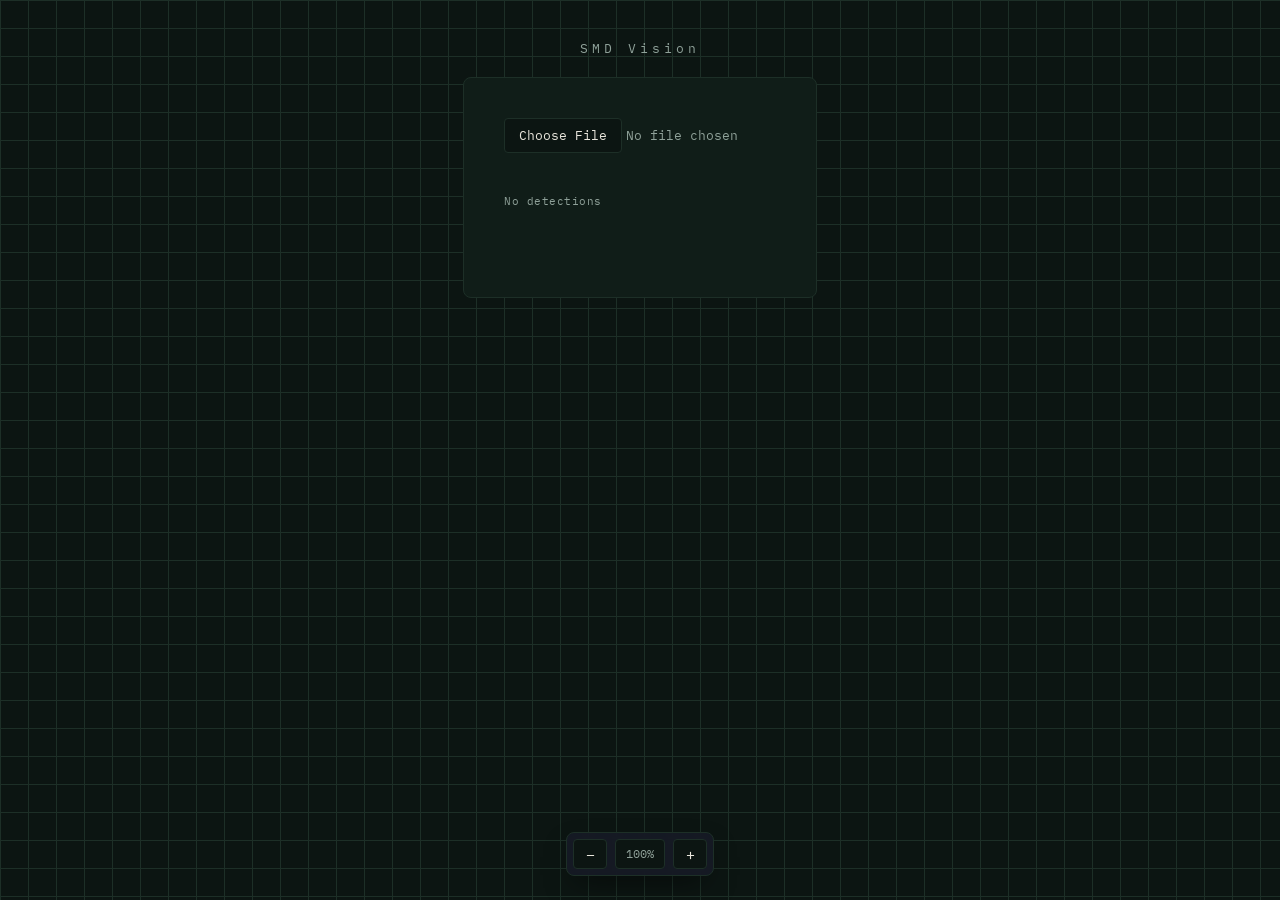
<file: static/index.html>
<!DOCTYPE html>
<html>
<head>
<link rel="preconnect" href="https://fonts.googleapis.com">
<link href="https://fonts.googleapis.com/css2?family=IBM+Plex+Mono:wght@400;500;600&display=swap" rel="stylesheet">
<link rel="stylesheet" href="/static/style.css">
<link rel="icon" type="image/x-icon" href="/static/icon.png">
<meta name="viewport" content="width=device-width, initial-scale=1">
<title>SMD Vision</title>
</head>
<body>
<div class="wrapper">
    <div class="title">SMD Vision</div>

    <div class="panel">
        <input type="file" id="imageInput" accept="image/*">

        <div class="image-container">
            <img id="mainImage" hidden>
            <!-- .square boxes are injected here by renderDetections() in java.js -->
        </div>

        <div id="detections-bar">No detections</div>
        <div id="detection-message" class="det-message" aria-live="polite"></div>

    </div>
</div>
<script src="/static/java.js"></script>
</body>
</html> 


<!--partea de culoare va fi asa: verde= (var-0.5)*2*255; red= (1-var)*2*255; daca var>0.5=>verde=255; var<0.5==>red=255
coord=50, 100,200,250*/
/*54+-8.5/2   34+-8.3-->
</file>
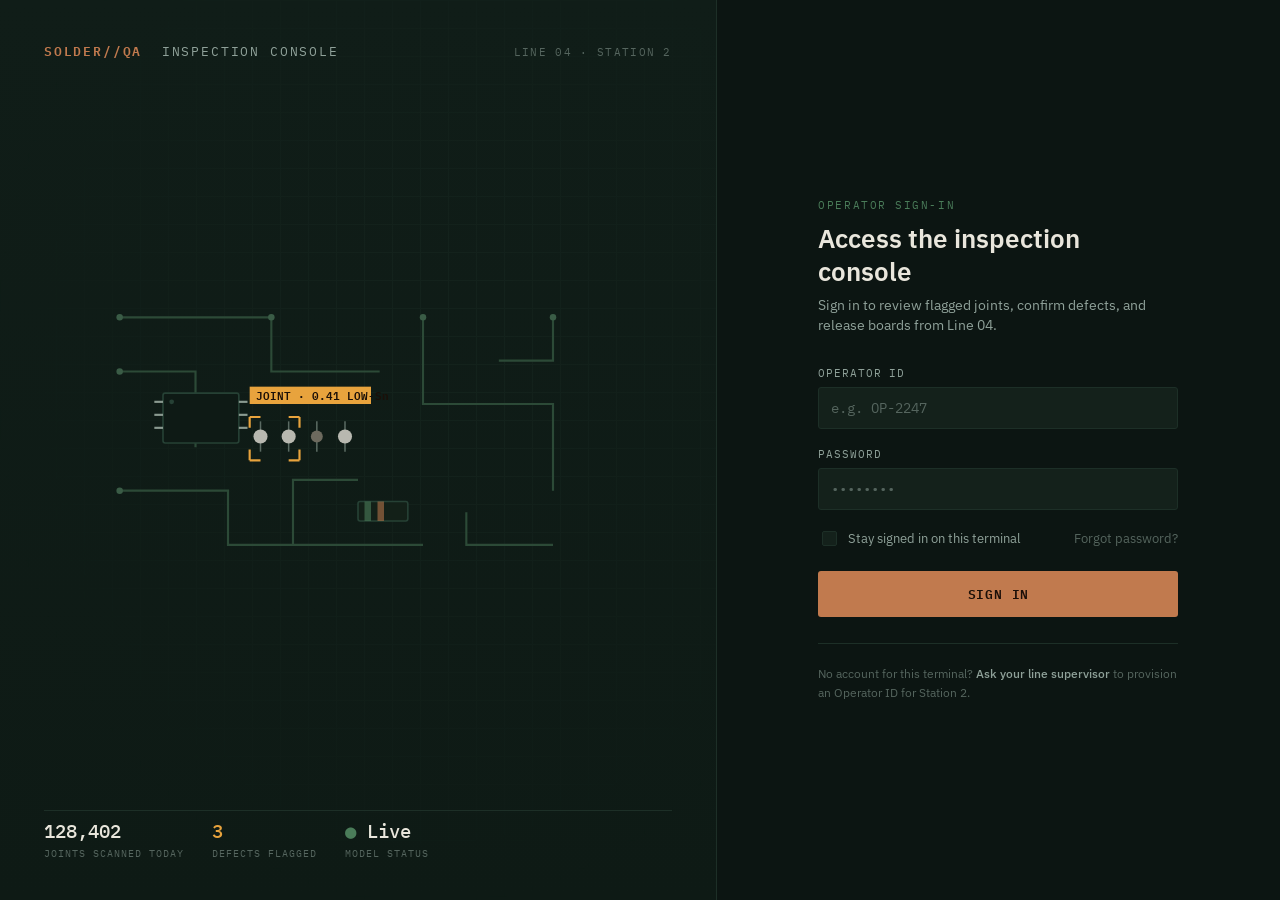
<file: app/templates/login.html>
<!DOCTYPE html>
<html lang="en">
<head>
<meta charset="UTF-8">
<meta name="viewport" content="width=device-width, initial-scale=1.0">
<title>Sign in — Inspection Console</title>
<link rel="preconnect" href="https://fonts.googleapis.com">
<link href="https://fonts.googleapis.com/css2?family=IBM+Plex+Mono:wght@400;500;600&family=IBM+Plex+Sans:wght@400;500;600&display=swap" rel="stylesheet">
<style>
  :root{
    --bg:            #0c1512;
    --panel:         #101d18;
    --panel-line:    #1d2f27;
    --card:          #14211b;
    --copper:        #c17a4e;
    --copper-dim:    #8a5636;
    --moss:          #4a7c59;
    --moss-dim:      #2c4a37;
    --amber:         #e8a33d;
    --ink:           #e9e6dc;
    --ink-dim:       #8fa199;
    --ink-faint:     #55655e;
    --danger:        #cf5a4a;
    --radius:        3px;
    --mono: 'IBM Plex Mono', ui-monospace, monospace;
    --sans: 'IBM Plex Sans', system-ui, sans-serif;
  }

  *{ box-sizing:border-box; }
  html,body{ height:100%; }
  body{
    margin:0;
    background:var(--bg);
    color:var(--ink);
    font-family:var(--sans);
    display:flex;
    min-height:100vh;
  }

  a{ color:inherit; }

  /* ---------- layout ---------- */
  .wrap{
    display:flex;
    width:100%;
    min-height:100vh;
  }

  .stage{
    position:relative;
    flex:1 1 56%;
    background:
      linear-gradient(180deg, var(--panel) 0%, #0e1a15 100%);
    border-right:1px solid var(--panel-line);
    padding:40px 44px;
    display:flex;
    flex-direction:column;
    overflow:hidden;
  }

  .stage::before{
    /* faint trace grid, grounds it in PCB material rather than generic grid */
    content:"";
    position:absolute;
    inset:0;
    background-image:
      linear-gradient(var(--panel-line) 1px, transparent 1px),
      linear-gradient(90deg, var(--panel-line) 1px, transparent 1px);
    background-size: 28px 28px;
    opacity:0.35;
    mask-image: radial-gradient(ellipse at 60% 40%, black 10%, transparent 72%);
    -webkit-mask-image: radial-gradient(ellipse at 60% 40%, black 10%, transparent 72%);
  }

  .stage-head{
    position:relative;
    display:flex;
    align-items:baseline;
    justify-content:space-between;
    font-family:var(--mono);
    z-index:2;
  }
  .stage-head .brand{
    font-size:13px;
    letter-spacing:0.14em;
    color:var(--ink-dim);
    text-transform:uppercase;
  }
  .stage-head .brand b{ color:var(--copper); font-weight:600; }
  .stage-head .station{
    font-size:11px;
    letter-spacing:0.12em;
    color:var(--ink-faint);
    text-transform:uppercase;
  }

  .scene{
    position:relative;
    flex:1;
    display:flex;
    align-items:center;
    justify-content:center;
    z-index:2;
  }
  .scene svg{ width:100%; max-width:520px; height:auto; }

  .stage-foot{
    position:relative;
    z-index:2;
    display:flex;
    gap:28px;
    font-family:var(--mono);
    padding-top:8px;
    border-top:1px solid var(--panel-line);
  }
  .metric{ display:flex; flex-direction:column; gap:4px; }
  .metric .num{ font-size:19px; color:var(--ink); font-weight:500; }
  .metric .num.flag{ color:var(--amber); }
  .metric .lbl{ font-size:10px; letter-spacing:0.1em; color:var(--ink-faint); text-transform:uppercase; }

  /* ---------- form side ---------- */
  .panel{
    flex:1 1 44%;
    display:flex;
    align-items:center;
    justify-content:center;
    padding:40px;
  }

  .card{ width:100%; max-width:360px; }

  .card .eyebrow{
    font-family:var(--mono);
    font-size:11px;
    letter-spacing:0.14em;
    text-transform:uppercase;
    color:var(--moss);
    margin:0 0 10px;
  }

  .card h1{
    font-family:var(--sans);
    font-size:26px;
    font-weight:600;
    line-height:1.25;
    margin:0 0 8px;
    color:var(--ink);
  }

  .card .sub{
    font-size:13.5px;
    color:var(--ink-dim);
    margin:0 0 30px;
    line-height:1.5;
  }

  form{ display:flex; flex-direction:column; gap:18px; }

  .field{ display:flex; flex-direction:column; gap:7px; }
  .field label{
    font-family:var(--mono);
    font-size:11px;
    letter-spacing:0.08em;
    text-transform:uppercase;
    color:var(--ink-dim);
  }
  .field input{
    background:var(--card);
    border:1px solid var(--panel-line);
    border-radius:var(--radius);
    padding:11px 12px;
    font-family:var(--mono);
    font-size:14px;
    color:var(--ink);
    outline:none;
    transition:border-color .15s ease, box-shadow .15s ease;
  }
  .field input::placeholder{ color:var(--ink-faint); }
  .field input:focus-visible{
    border-color:var(--copper);
    box-shadow:0 0 0 3px rgba(193,122,78,0.18);
  }
  .field input:hover{ border-color:#2a3d34; }

  .row-between{
    display:flex;
    align-items:center;
    justify-content:space-between;
    font-size:12.5px;
  }
  .check{
    display:flex; align-items:center; gap:8px;
    color:var(--ink-dim);
    cursor:pointer;
    user-select:none;
  }
  .check input{
    appearance:none; -webkit-appearance:none;
    width:15px; height:15px;
    border:1px solid var(--panel-line);
    border-radius:2px;
    background:var(--card);
    display:grid; place-content:center;
    cursor:pointer;
  }
  .check input:checked{ border-color:var(--moss); }
  .check input:checked::after{
    content:"";
    width:8px; height:8px;
    background:var(--moss);
    border-radius:1px;
  }
  .check input:focus-visible{ box-shadow:0 0 0 3px rgba(74,124,89,0.25); }

  .link-muted{
    color:var(--ink-faint);
    text-decoration:none;
    border-bottom:1px solid transparent;
  }
  .link-muted:hover{ color:var(--copper); border-bottom-color:var(--copper-dim); }

  button.submit{
    margin-top:4px;
    background:var(--copper);
    color:#1b0f08;
    border:none;
    border-radius:var(--radius);
    padding:12px 16px;
    font-family:var(--mono);
    font-size:13px;
    font-weight:600;
    letter-spacing:0.06em;
    text-transform:uppercase;
    cursor:pointer;
    transition:background .15s ease, transform .05s ease;
  }
  button.submit:hover{ background:#cf8a5c; }
  button.submit:active{ transform:translateY(1px); }
  button.submit:focus-visible{
    outline:2px solid var(--amber);
    outline-offset:2px;
  }
  button.submit:disabled{
    background:var(--copper-dim);
    cursor:progress;
    opacity:0.75;
  }

  .error-box{
    display:none;
    align-items:flex-start;
    gap:9px;
    background:rgba(207,90,74,0.1);
    border:1px solid rgba(207,90,74,0.35);
    border-radius:var(--radius);
    padding:10px 12px;
    font-size:12.5px;
    color:#e79488;
    line-height:1.5;
  }
  .error-box.show{ display:flex; }
  .error-box svg{ flex:none; margin-top:2px; }

  .card-foot{
    margin-top:26px;
    padding-top:20px;
    border-top:1px solid var(--panel-line);
    font-size:12px;
    color:var(--ink-faint);
    line-height:1.6;
  }
  .card-foot b{ color:var(--ink-dim); font-weight:500; }

  /* ---------- scan animation ---------- */
  .reticle{ transform-box:fill-box; }
  @keyframes sweep{
    0%   { transform:translate(0px,0px); }
    30%  { transform:translate(78px,-10px); }
    55%  { transform:translate(78px,-10px); }
    85%  { transform:translate(150px,34px); }
    100% { transform:translate(150px,34px); }
  }
  @keyframes tagFade{
    0%,28%   { opacity:0; }
    32%,52%  { opacity:1; }
    56%,83%  { opacity:0; }
    87%,98%  { opacity:1; }
    100%     { opacity:1; }
  }
  .reticle{ animation:sweep 6s ease-in-out infinite; }
  .tag{ animation:tagFade 6s ease-in-out infinite; }
  .pulse{ animation:pulseDot 2.4s ease-in-out infinite; }
  @keyframes pulseDot{
    0%,100%{ opacity:0.4; } 50%{ opacity:1; }
  }

  @media (prefers-reduced-motion: reduce){
    .reticle, .tag, .pulse{ animation:none !important; }
    .tag{ opacity:1; }
  }

  /* ---------- responsive ---------- */
  @media (max-width: 880px){
    .wrap{ flex-direction:column; }
    .stage{ flex:none; min-height:280px; border-right:none; border-bottom:1px solid var(--panel-line); padding:28px 24px; }
    .stage-foot{ display:none; }
    .panel{ padding:32px 24px 56px; }
  }
</style>
</head>
<body>

<div class="wrap">

  <!-- ================= LEFT: signature scene ================= -->
  <section class="stage" aria-hidden="true">
    <div class="stage-head">
      <div class="brand"><b>SOLDER//QA</b> &nbsp;inspection console</div>
      <div class="station">LINE 04 · STATION 2</div>
    </div>

    <div class="scene">
      <svg viewBox="0 0 480 300" xmlns="http://www.w3.org/2000/svg">
        <!-- copper traces -->
        <g fill="none" stroke="#2c4a37" stroke-width="2">
          <path d="M20 40 H160 V90 H260"/>
          <path d="M20 90 H90 V160"/>
          <path d="M20 200 H120 V250 H300"/>
          <path d="M300 40 V120 H420 V200"/>
          <path d="M420 40 V80 H370"/>
          <path d="M180 250 V190 H240"/>
          <path d="M420 250 H340 V220"/>
        </g>
        <g fill="none" stroke="#3a5c46" stroke-width="1">
          <circle cx="20" cy="40" r="3" fill="#3a5c46" stroke="none"/>
          <circle cx="160" cy="40" r="3" fill="#3a5c46" stroke="none"/>
          <circle cx="20" cy="90" r="3" fill="#3a5c46" stroke="none"/>
          <circle cx="20" cy="200" r="3" fill="#3a5c46" stroke="none"/>
          <circle cx="300" cy="40" r="3" fill="#3a5c46" stroke="none"/>
          <circle cx="420" cy="40" r="3" fill="#3a5c46" stroke="none"/>
        </g>

        <!-- IC footprint -->
        <g transform="translate(60,110)">
          <rect x="0" y="0" width="70" height="46" rx="2" fill="#0e1a15" stroke="#264135" stroke-width="1.5"/>
          <circle cx="8" cy="8" r="2.2" fill="#264135"/>
          <g stroke="#8a9a90" stroke-width="2">
            <line x1="-8" y1="8"  x2="0" y2="8"/>
            <line x1="-8" y1="20" x2="0" y2="20"/>
            <line x1="-8" y1="32" x2="0" y2="32"/>
            <line x1="70" y1="8"  x2="78" y2="8"/>
            <line x1="70" y1="20" x2="78" y2="20"/>
            <line x1="70" y1="32" x2="78" y2="32"/>
          </g>
        </g>

        <!-- solder joints row (the thing being inspected) -->
        <g transform="translate(150,150)">
          <g stroke="#5b6b63" stroke-width="1.4">
            <line x1="0"  y1="-14" x2="0"  y2="14"/>
            <line x1="26" y1="-14" x2="26" y2="14"/>
            <line x1="52" y1="-14" x2="52" y2="14"/>
            <line x1="78" y1="-14" x2="78" y2="14"/>
          </g>
          <circle cx="0"  cy="0" r="6.5" fill="#b8b8b0"/>
          <circle cx="26" cy="0" r="6.5" fill="#b8b8b0"/>
          <!-- flagged joint: dull / insufficient solder -->
          <circle cx="52" cy="0" r="5.5" fill="#6d6a5e"/>
          <circle cx="78" cy="0" r="6.5" fill="#b8b8b0"/>
        </g>

        <!-- resistor pack lower -->
        <g transform="translate(240,210)">
          <rect x="0" y="0" width="46" height="18" rx="2" fill="#132018" stroke="#264135" stroke-width="1.5"/>
          <rect x="6" y="0" width="6" height="18" fill="#4a7c59" opacity="0.6"/>
          <rect x="18" y="0" width="6" height="18" fill="#c17a4e" opacity="0.55"/>
        </g>

        <!-- scanning reticle -->
        <g class="reticle" transform="translate(140,132)">
          <g stroke="#e8a33d" stroke-width="2" fill="none">
            <path d="M0 0 L0 10 M0 0 L10 0"/>
            <path d="M46 0 L46 10 M46 0 L36 0"/>
            <path d="M0 40 L0 30 M0 40 L10 40"/>
            <path d="M46 40 L46 30 M46 40 L36 40"/>
          </g>
          <g class="tag" transform="translate(0,-14)">
            <rect x="0" y="-14" width="112" height="16" fill="#e8a33d"/>
            <text x="6" y="-2" font-family="IBM Plex Mono, monospace" font-size="10" fill="#1b0f08" font-weight="600">JOINT · 0.41 LOW-Sn</text>
          </g>
        </g>
      </svg>
    </div>

    <div class="stage-foot">
      <div class="metric">
        <span class="num">128,402</span>
        <span class="lbl">Joints scanned today</span>
      </div>
      <div class="metric">
        <span class="num flag">3</span>
        <span class="lbl">Defects flagged</span>
      </div>
      <div class="metric">
        <span class="num"><span class="pulse" style="color:#4a7c59;">●</span>&nbsp;Live</span>
        <span class="lbl">Model status</span>
      </div>
    </div>
  </section>

  <!-- ================= RIGHT: sign-in form ================= -->
  <section class="panel">
    <div class="card">
      <p class="eyebrow">Operator sign-in</p>
      <h1>Access the inspection console</h1>
      <p class="sub">Sign in to review flagged joints, confirm defects, and release boards from Line&nbsp;04.</p>

      <div class="error-box" id="errorBox" role="alert">
        <svg width="15" height="15" viewBox="0 0 16 16" fill="none"><path d="M8 1L15 14H1L8 1Z" stroke="#e79488" stroke-width="1.3" stroke-linejoin="round"/><path d="M8 6V9" stroke="#e79488" stroke-width="1.3" stroke-linecap="round"/><circle cx="8" cy="11.3" r="0.8" fill="#e79488"/></svg>
        <span id="errorText">Operator ID or password not recognized. Try again, or contact your line supervisor.</span>
      </div>

      <form id="loginForm" novalidate>
        <div class="field">
          <label for="operatorId">Operator ID</label>
          <input type="text" id="operatorId" name="operatorId" placeholder="e.g. OP-2247" autocomplete="username" required>
        </div>

        <div class="field">
          <label for="password">Password</label>
          <input type="password" id="password" name="password" placeholder="••••••••" autocomplete="current-password" required>
        </div>

        <div class="row-between">
          <label class="check">
            <input type="checkbox" id="remember" name="remember">
            Stay signed in on this terminal
          </label>
          <a class="link-muted" href="#">Forgot password?</a>
        </div>

        <button type="submit" class="submit" id="submitBtn">Sign in</button>
      </form>


      <div class="card-foot">
        No account for this terminal? <b>Ask your line supervisor</b> to provision an Operator ID for Station&nbsp;2.
      </div>
    </div>
  </section>

</div>

<script>
  // Wire this up to your auth endpoint (see app/routers/auth.py).
  // Expects POST /api/auth/login → 200 + redirect, or 401 with {"detail": "..."}
  const form = document.getElementById('loginForm');
  const errorBox = document.getElementById('errorBox');
  const errorText = document.getElementById('errorText');
  const submitBtn = document.getElementById('submitBtn');

  form.addEventListener('submit', async (e) => {
    e.preventDefault();
    errorBox.classList.remove('show');

    const operatorId = document.getElementById('operatorId').value.trim();
    const password = document.getElementById('password').value;

    const remember = document.getElementById('remember').checked;

    if (!operatorId || !password) {
      errorText.textContent = 'Enter both an Operator ID and a password.';
      errorBox.classList.add('show');
      return;
    }

    submitBtn.disabled = true;
    submitBtn.textContent = 'Signing in…';

    try {
      const res = await fetch('/api/auth/login', {
        method: 'POST',
        headers: { 'Content-Type': 'application/json' },
        credentials: 'include',
        body: JSON.stringify({ operator_id: operatorId, password, remember })
      });

      if (res.ok) {
        window.location.href = '/';
        return;
      }

      const data = await res.json().catch(() => ({}));
      errorText.textContent = data.detail || 'Operator ID or password not recognized. Try again, or contact your line supervisor.';
      errorBox.classList.add('show');
    } catch (err) {
      errorText.textContent = 'Could not reach the inspection server. Check the connection and try again.';
      errorBox.classList.add('show');
    } finally {
      submitBtn.disabled = false;
      submitBtn.textContent = 'Sign in';
    }
  });
</script>

</body>
</html>
</file>
<file: static/style.css>
:root {
    --bg:       #0c1512;
    --bg-grid:  #1d2f27;
    --panel:    #101d18;
    --line:     #1d2f27;
    --text:     #e9e6dc;
    --muted:    #8fa199;
    --accent:   #c17a4e;
    --moss:     #4a7c59;
    --amber:    #e8a33d;
    --danger:   #cf5a4a;
}

* { box-sizing: border-box; }

html, body {
    height: 100%;
}

body {
    margin: 0;
    padding: 40px 20px;
    background:
        linear-gradient(var(--bg-grid) 1px, transparent 1px) 0 0 / 28px 28px,
        linear-gradient(90deg, var(--bg-grid) 1px, transparent 1px) 0 0 / 28px 28px,
        var(--bg);
    font-family: 'IBM Plex Mono', 'SFMono-Regular', Consolas, monospace;
    color: var(--text);
    overflow: auto;
}

.wrapper {
    width: fit-content;
    margin: 0 auto;
}

.title {
    width: 100%;
    text-align: center;
    margin-bottom: 20px;
    font-size: 13px;
    letter-spacing: 4px;
    color: var(--muted);
}

.panel {
    display: flex;
    flex-direction: column;
    width: fit-content;
    margin: 0;
    gap: 18px;
    padding: 40px;
    background: var(--panel);
    border: 1px solid var(--line);
    border-radius: 8px;
}

.image-container {
    position: relative;
    display: inline-block;
    left: 20px;
    width: fit-content;
    overflow: visible;
}


/* Human-readable detection message */
.det-message {
    font-size: 13px;
    color: var(--muted);
    min-height: 20px;
    margin-top: 6px;
    max-width: 720px;
    display: flex;
    flex-direction: column;
    gap: 6px;
}

/* one row per distinct detected issue */
.det-message-item {
    padding: 8px 10px;
    border-radius: 6px;
    border: 1px solid rgba(125,138,163,0.08);
    background: rgba(255,255,255,0.02);
    white-space: normal;
}

.det-message-item.ok {
    color: #4a7c59;
    border-color: rgba(74,124,89,0.2);
    background: rgba(74,124,89,0.05);
}

.det-message-item.warn {
    color: #e8a33d;
    border-color: rgba(232,163,61,0.2);
    background: rgba(232,163,61,0.05);
}

.det-message-item.error {
    color: #cf5a4a;
    border-color: rgba(207,90,74,0.2);
    background: rgba(207,90,74,0.05);
}

/* States */
.det-message.ok {
    color: #4a7c59;
    border-color: rgba(74,124,89,0.2);
    background: rgba(74,124,89,0.05);
}

.det-message.warn {
    color: #e8a33d;
    border-color: rgba(232,163,61,0.2);
    background: rgba(232,163,61,0.05);
}

.det-message.error {
    color: #cf5a4a;
    border-color: rgba(207,90,74,0.2);
    background: rgba(207,90,74,0.05);
}

.image-container img {
    display: block;
    border-radius: 2px;
    box-shadow: 0 30px 60px -20px rgba(0, 0, 0, 0.6);
}

.square {
    background-color: transparent;
    position: absolute;
    border: 2px solid var(--box-color, var(--accent));
    border-radius: 2px;

    box-shadow:
        0 0 0 1px color-mix(in srgb, var(--box-color) 35%, transparent),
        0 0 18px 2px color-mix(in srgb, var(--box-color) 55%, transparent);

    animation: marker-pulse 1.8s ease-in-out infinite;
}


.square-label {
    position: absolute;
    top: -22px;
    left: -2px;
    background: var(--box-color, var(--accent));
    color: #fff;
    font-family: 'IBM Plex Mono', 'SFMono-Regular', Consolas, monospace;
    font-size: 10px;
    font-weight: 600;
    letter-spacing: 0.5px;
    padding: 1px 5px;
    border-radius: 2px 2px 2px 0;
    white-space: nowrap;
    pointer-events: none;
    line-height: 18px;
}


.square::before,
.square::after {
    content: "";
    position: absolute;
    width: 10px;
    height: 10px;
    border: 2px solid var(--box-color, var(--accent));
}

.square::before {
    top: -9px;
    left: -9px;
    border-right: none;
    border-bottom: none;
}

.square::after {
    bottom: -9px;
    right: -9px;
    border-left: none;
    border-top: none;
}


@keyframes marker-pulse {
    0%, 100% {
        box-shadow:
            0 0 0 1px color-mix(in srgb, var(--box-color) 35%, transparent),
            0 0 18px 2px color-mix(in srgb, var(--box-color) 55%, transparent);
    }
    50% {
        box-shadow:
            0 0 0 1px color-mix(in srgb, var(--box-color) 55%, transparent),
            0 0 26px 6px color-mix(in srgb, var(--box-color) 85%, transparent);
    }
}


@media (prefers-reduced-motion: reduce) {
    .square { animation: none; }
}

.zoom-controls {
    position: fixed;
    left: 50%;
    bottom: 24px;
    transform: translateX(-50%);
    z-index: 1000;
    display: flex;
    align-items: center;
    gap: 8px;
    padding: 6px;
    background: rgba(22, 27, 37, 0.92);
    border: 1px solid var(--line);
    border-radius: 8px;
    box-shadow: 0 12px 30px -10px rgba(0, 0, 0, 0.6);
    backdrop-filter: blur(4px);
}

.zoom-controls button {
    background: var(--bg);
    color: var(--text);
    border: 1px solid var(--line);
    border-radius: 4px;
    width: 34px;
    height: 30px;
    font-family: inherit;
    font-size: 15px;
    line-height: 1;
    cursor: pointer;
    transition: border-color 0.15s ease, color 0.15s ease;
}

.zoom-controls button[data-zoom="reset"] {
    width: auto;
    padding: 0 10px;
    font-size: 12px;
    color: var(--muted);
}

.zoom-controls button:hover {
    border-color: var(--accent);
    color: var(--text);
}

.image-container {
    left: 0;
}

input#imageInput {
    color: var(--muted);
    font-family: inherit;
    font-size: 13px;
}

input#imageInput::file-selector-button {
    background: var(--bg);
    color: var(--text);
    border: 1px solid var(--line);
    border-radius: 4px;
    padding: 8px 14px;
    font-family: inherit;
    font-size: 13px;
    cursor: pointer;
    transition: border-color 0.15s ease, color 0.15s ease;
}

input#imageInput::file-selector-button:hover {
    border-color: var(--accent);
    color: var(--text);
}

img#mainImage {
    opacity: 0;
    transition: opacity 0.35s ease;
}

img#mainImage:not([hidden]) {
    opacity: 1;
}

.zoom-frame {
    overflow: hidden;
    display: inline-block;
    border-radius: 2px;
    border: 1px solid var(--line);
    box-shadow: 0 0 0 1px rgba(255, 59, 59, 0.08), 0 30px 60px -20px rgba(0, 0, 0, 0.6);
}

/* ─── Detections info bar ─────────────────────────────────────────────── */
#detections-bar {
    font-size: 11px;
    color: var(--muted);
    letter-spacing: 0.5px;
    min-height: 24px;
    display: flex;
    align-items: center;
    gap: 8px;
    flex-wrap: wrap;
}

#detections-bar.has-detections {
    color: var(--text);
}

.det-chip {
    display: inline-flex;
    align-items: center;
    gap: 5px;
    padding: 2px 8px 2px 6px;
    border: 1px solid var(--chip-color, var(--accent));
    border-radius: 3px;
    background: rgba(255,59,59,0.06);
}

.det-chip b {
    font-weight: 600;
    color: var(--text);
    font-size: 11px;
}

.det-chip em {
    font-style: normal;
    color: var(--chip-color, var(--accent));
    font-size: 11px;
}
</file>
